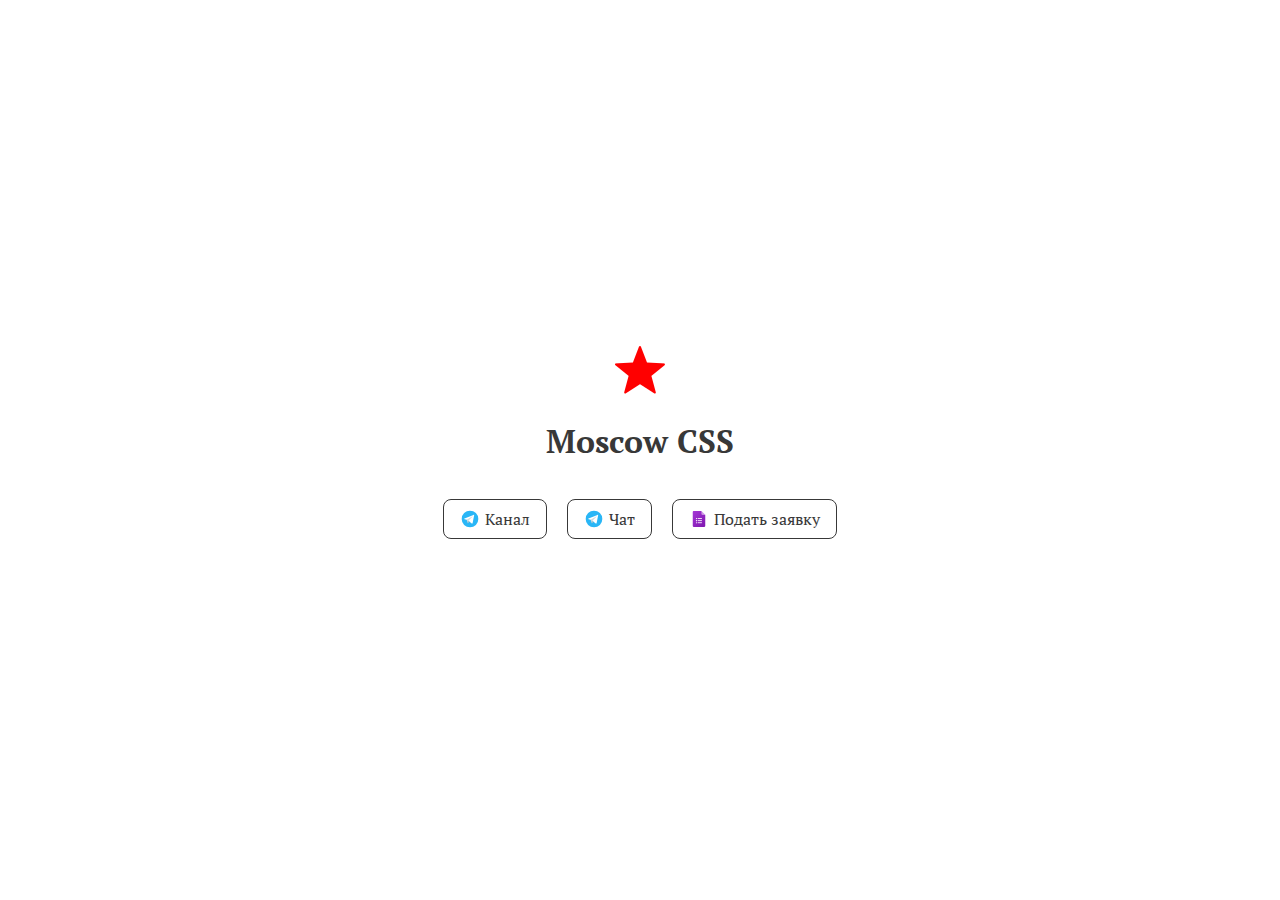
<file: index.html>
<!DOCTYPE html>
<html lang="en">

<head>
  <meta charset="UTF-8" />
  <meta name="viewport" content="width=device-width, initial-scale=1.0" />
  <title>Moscow CSS</title>
  <link rel="icon" href="https://css.moscow/favicon.ico" type="image/x-icon">
  <link rel="preconnect" href="https://fonts.googleapis.com" />
  <link rel="preconnect" href="https://fonts.gstatic.com" crossorigin />
  <link href="https://fonts.googleapis.com/css2?family=PT+Serif:ital,wght@0,400;0,700;1,400;1,700&display=swap"
    rel="stylesheet" />
  <style>
    * {
      --grey: rgb(56, 56, 56);
    }

    .pt-serif-regular {
      font-family: "PT Serif", serif;
      font-weight: 400;
      font-style: normal;
    }

    .pt-serif-bold {
      font-family: "PT Serif", serif;
      font-weight: 700;
      font-style: normal;
    }

    body {
      background: white;
      color: var(--grey);
      min-height: 100dvh;
      margin: 0;
      padding: 0;
      box-sizing: border-box;
    }

    .flex {
      display: flex;
    }

    .align-center {
      align-items: center;
    }

    .gap-5 {
      gap: 5px;
    }

    .gap-20 {
      gap: 20px;
    }

    .list {
      list-style-type: none;
      padding-inline-start: 0;
    }

    .center-content {
      flex-direction: column;
      justify-content: center;
      align-items: center;
    }

    .btn {
      text-decoration: none;
      padding: 0.5em 1em;
      border: 1px solid var(--grey);
      border-radius: 0.5em;
      color: var(--grey);
    }

    .btn:hover {
      filter: grayscale(1);
    }

    @media screen and (prefers-color-scheme: dark) {
      body {
        background: var(--grey);
        color: white;
      }

      .btn {
        border: 1px solid white;
        color: white;
      }
    }
  </style>
</head>

<body class="flex center-content">
  <div>
    <div class="flex center-content">
      <picture>
        <source srcset="./star@2x.png 2x, ./star.png 1x" />
        <img src="./star.png" alt="" width="50" height="50" />
      </picture>
      <h1 class="pt-serif-bold">Moscow CSS</h1>
    </div>
    <ul class="flex gap-20 list pt-serif-regular">
      <li>
        <a href="https://t.me/moscowcss" class="flex gap-5 align-center btn" target="_blank"
          rel="noopener noreferrer"><img src="./telegram.svg" alt="Телеграм " width="20" height="20" />Канал</a>
      </li>
      <li>
        <a href="https://t.me/moscowcss_chat" class="flex gap-5 align-center btn" target="_blank"
          rel="noopener noreferrer"><img src="./telegram.svg" alt="Телеграм " width="20" height="20" />Чат</a>
      </li>
      <li>
        <a href="http://clc.to/moscowcss_cfp" class="flex gap-5 align-center btn" target="_blank"
          rel="noopener noreferrer"><img src="./google-forms.svg" alt="Гугл формы " width="20" height="20" />Подать
          заявку</a>
      </li>
    </ul>
  </div>
</body>

</html>
</file>
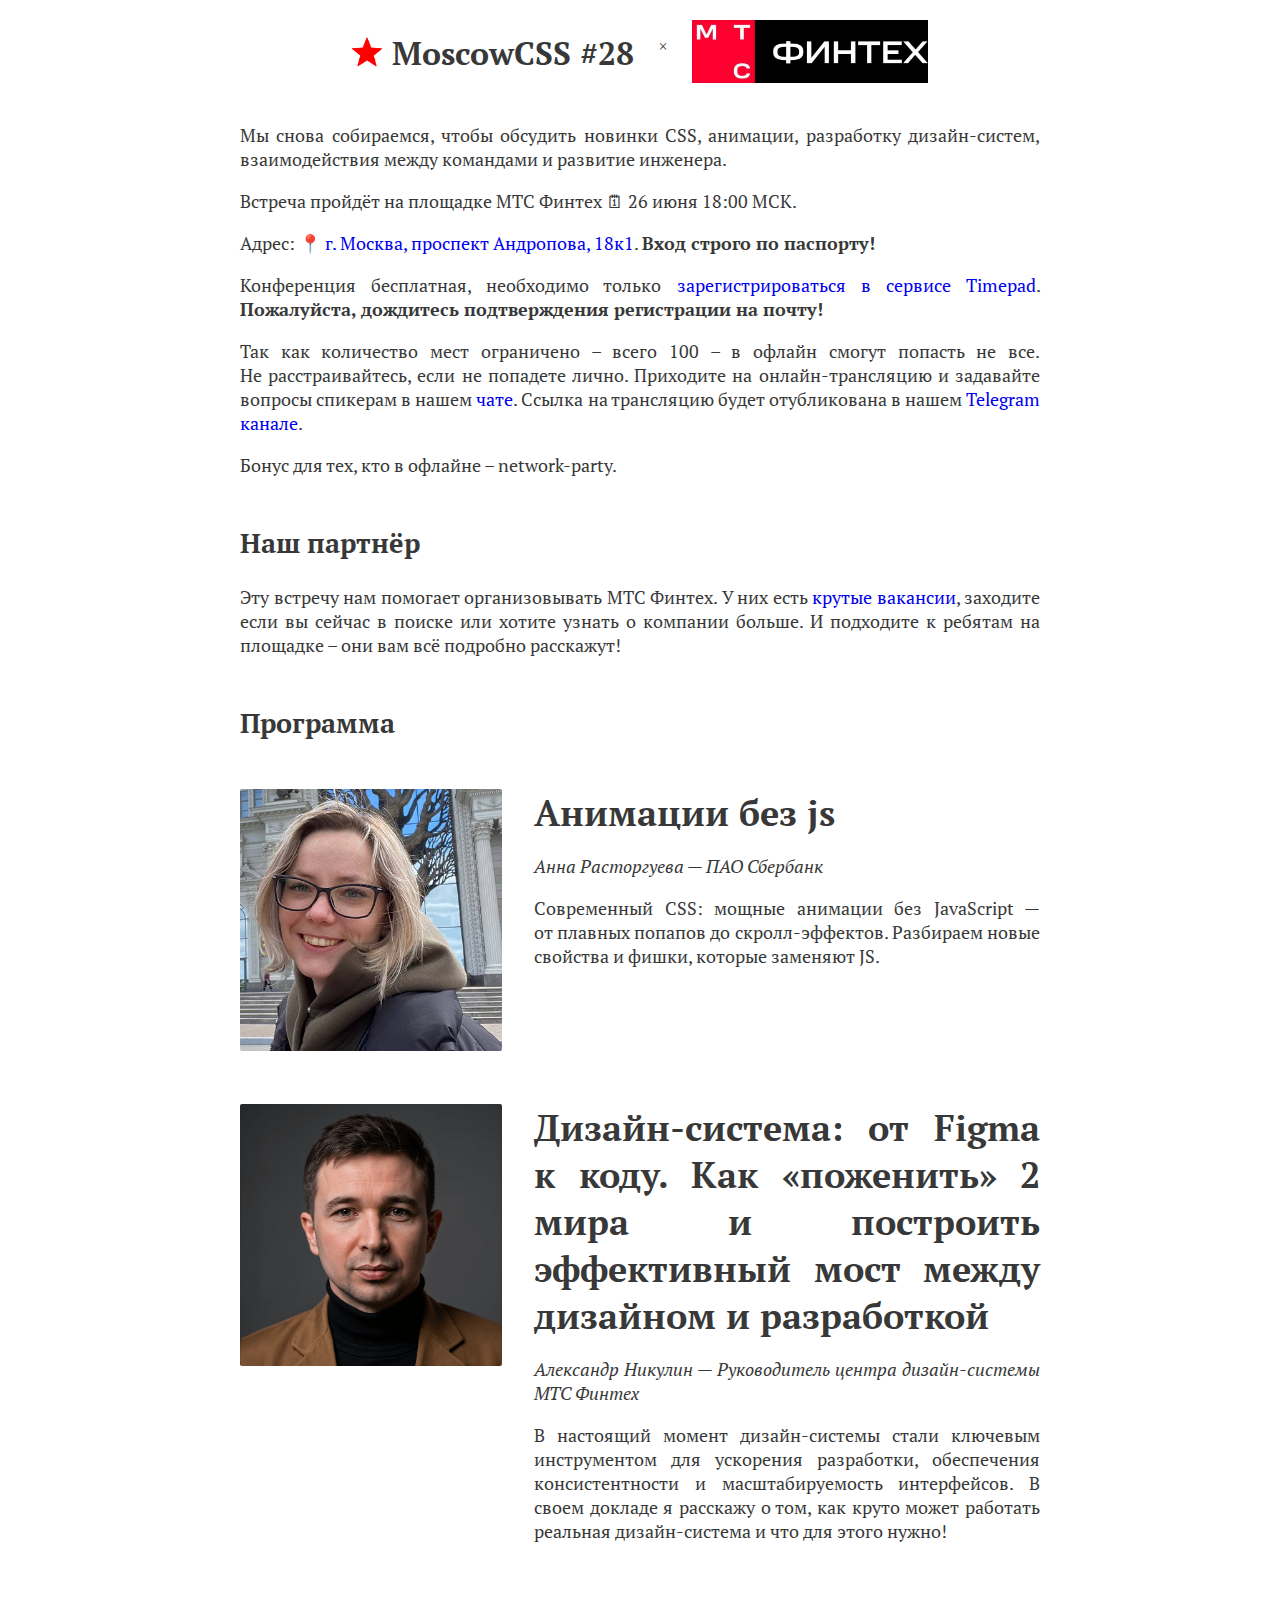
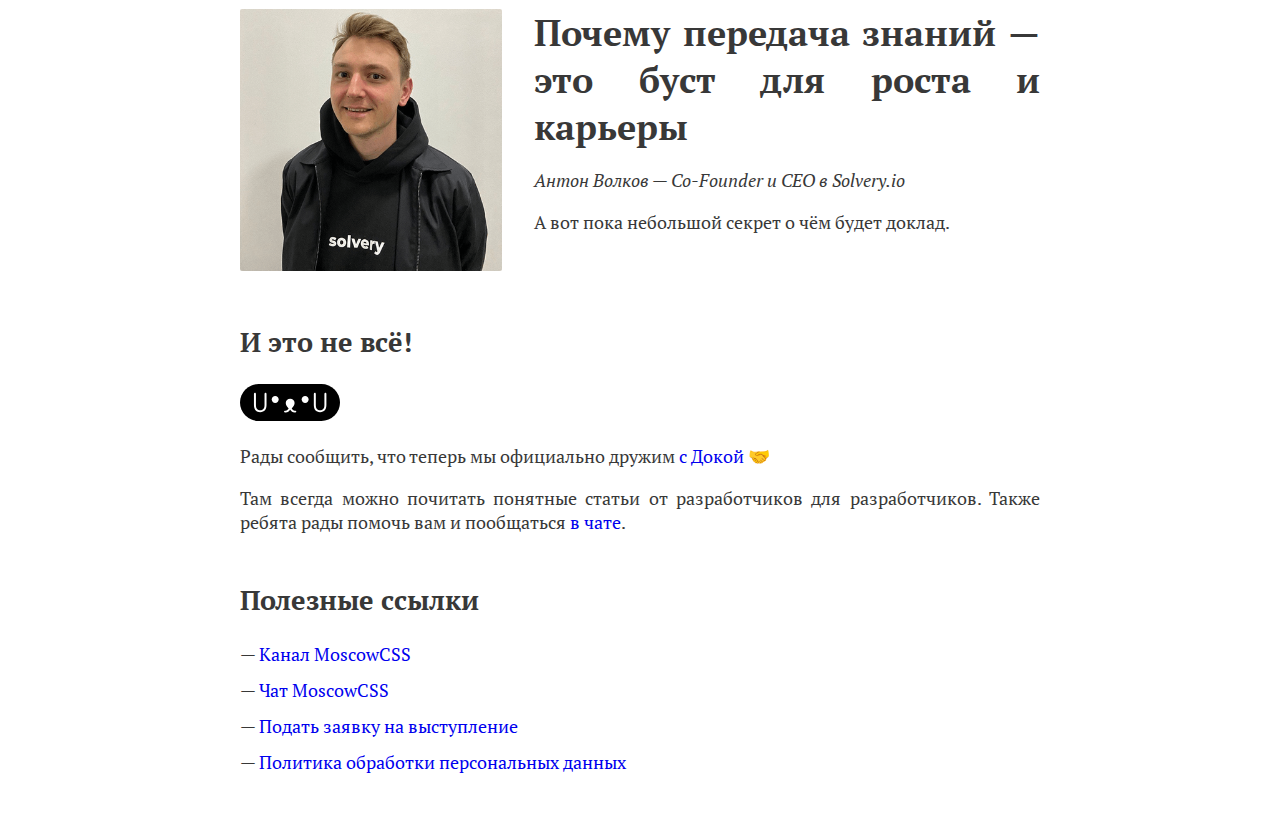
<file: 28.html>
<!DOCTYPE html>
<html lang="en">
<head>
    <meta charset="UTF-8">
    <meta name="viewport" content="width=device-width, initial-scale=1.0">
    <title>MoscowCSS #28 X МТС Финтех</title>
    <link rel="icon" href="https://css.moscow/favicon.ico" type="image/x-icon">
    <link rel="preconnect" href="https://fonts.googleapis.com" />
    <link rel="preconnect" href="https://fonts.gstatic.com" crossorigin />
    <link href="https://fonts.googleapis.com/css2?family=PT+Serif:ital,wght@0,400;0,700;1,400;1,700&display=swap"
    rel="stylesheet" />
    <style>
    * {
        --grey: rgb(56, 56, 56);
    }

    a {
      text-decoration: none;
    }

    h2 {
      margin: 48px 0 24px;
    }

    .pt-serif-regular {
        font-family: "PT Serif", serif;
        font-weight: 400;
        font-style: normal;
        font-size: 18px;
    }

    .paragraphs {
      margin: 36px 0;
      text-align: justify;
    }

    .pt-serif-bold {
        font-family: "PT Serif", serif;
        font-weight: 700;
        font-style: normal;
    }

    body {
        background: white;
        color: var(--grey);
        min-height: 100dvh;
        margin: 0;
        padding: 0;
        box-sizing: border-box;
    }

    .flex {
        display: flex;
    }

    .center-content {
        flex-direction: column;
        justify-content: center;
        align-items: center;
    }

    .content {
        margin: 20px 0;
        padding: 0 12px;
        max-width: 800px;
    }

    .logos {
      display: flex;
      flex-direction: column;
      justify-content: center;
      align-items: center;
      gap: 12px;
    }

    .logo h1 {
      margin: 0;
    }

    .cross:after {
      display: block;
      content: "\00d7";
      margin: 0 4px 12px 0;
    }

    h1 {
      margin: 12px 0;
    }

    .list-undecorated {
        list-style-type: none;
        padding-inline-start: 0;
    }

    .speaker {
      display: flex;
      flex-direction: column;
      gap: 32px;
      margin: 48px 0;
    }

    .speaker img {
      width: 262px;
      height: 262px;
      object-fit: cover;
      border-radius: 2px;
    }

    .speaker h1 {
      margin-top: 0;
    }

    .links {
      list-style-type: none;
      padding: 0;
    }

    .links li {
      margin-bottom: 12px;
    }

    .links li:before {
      content: "—";
      text-indent: -5px;
    }

    @media screen and (min-width: 768px) {
      .logos {
        flex-direction: row;
        gap: 24px;
      }

      .speaker {
        flex-direction: row;
      }

      .cross:after {
        margin: 0 0 12px;
      }
    }

    @media screen and (prefers-color-scheme: dark) {
        body {
        background: var(--grey);
        color: white;
        }
        a {
            color: #f7d13b;
        }
    }
    </style>
</head>
<body class="flex center-content">
  <div class="content">
    <div class="logos">
      <div class="logo flex">
        <picture>
          <source srcset="./star@2x.png 2x, ./star.png 1x" />
          <img src="./star.png" alt="" width="30" height="30" style="margin: 5px 10px 0 0;" />
        </picture>
        <h1 class="pt-serif-bold">MoscowCSS #28</h1>
      </div>
      <div class="cross"></div>
      <div class="logo">
        <picture>
          <source srcset="./partners/mts-fintech@2x.jpg 2x, ./partners/mts-fintech.jpg 1x" />
          <img src="./partners/mts-fintech.jpg" alt="МТС Финтех" width="236"/>
        </picture>
      </div>
    </div>
    <div class="paragraphs pt-serif-regular">
        <p>
            Мы снова собираемся, чтобы обсудить новинки CSS, анимации, разработку дизайн-систем, взаимодействия между командами и&nbsp;развитие инженера.
        </p>
        <p>
            Встреча пройдёт на&nbsp;площадке МТС Финтех 🗓 <time datetime="2025-06-26T18:00:00+03:00">26 июня 18:00 МСК</time>.
        </p>
        <p>Адрес: <a href="https://yandex.ru/maps/-/CHWsQL5R" target="_blank" rel="nofollow noreferrer">📍 г. Москва, проспект Андропова, 18к1</a>. <strong>Вход строго по&nbsp;паспорту!</strong></p>
        <p>​​​Конференция бесплатная, необходимо только <a href="https://moscowcss.timepad.ru/event/3422244/" target="_blank" rel="nofollow noreferrer">зарегистрироваться в сервисе Timepad</a>. <strong>Пожалуйста, дождитесь подтверждения регистрации на почту!</strong></p>
        <p>Так&nbsp;как количество мест ограничено – всего 100 – в&nbsp;офлайн смогут попасть не&nbsp;все. Не&nbsp;расстраивайтесь, если не&nbsp;попадете лично. Приходите на онлайн-трансляцию и задавайте вопросы спикерам в&nbsp;нашем <a href="https://t.me/moscowcss_chat" target="_blank" rel="noopener noreferrer">чате</a>. Ссылка на трансляцию будет отубликована в нашем <a href="https://t.me/moscowcss" target="_blank" rel="noopener noreferrer">Telegram канале</a>.</p>
        <p>Бонус для тех, кто в&nbsp;офлайне – network-party.</p>
        <h2>Наш партнёр</h2>
        <p>
          Эту встречу нам помогает организовывать МТС Финтех. У них есть <a href="https://job.mtsbank.ru/it?utm_source=moscowcss_&utm_medium=land_&utm_campaign=css" target="_blank">крутые вакансии</a>, заходите если вы сейчас в поиске или хотите узнать о&nbsp;компании больше. И подходите к ребятам на площадке – они вам всё подробно расскажут!
        </p>
        <h2>Программа</h2>
        <ol class="list-undecorated">
            <li>
                <article class="speaker">
                  <div>
                    <picture>
                        <source srcset="./speakers/anna-rastorgueva@2x.png 2x, ./speakers/anna-rastorgueva.png 1x" />
                        <img src="./speakers/anna-rastorgueva.png" alt="" />
                    </picture>
                  </div>
                    <div>
                      <h1>Анимации без js</h1>
                      <p><i>Анна Расторгуева — ПАО Сбербанк</i></p>
                      <p>Современный CSS: мощные анимации без JavaScript — от&nbsp;плавных попапов до&nbsp;скролл-эффектов. Разбираем новые свойства и&nbsp;фишки, которые заменяют JS.</p>
                    </div>
                </article>
            </li>
            <li>
                <article class="speaker">
                  <div>
                    <picture>
                        <source srcset="./speakers/alexander-nikulin@2x.png 2x, ./speakers/alexander-nikulin.png 1x" />
                        <img src="./speakers/alexander-nikulin.png" alt="" />
                    </picture>
                  </div>
                    <div>
                        <h1>Дизайн-система: от&nbsp;Figma к&nbsp;коду. Как «поженить» 2 мира и&nbsp;построить эффективный мост между дизайном и&nbsp;разработкой</h1>
                        <p><i>Александр Никулин — Руководитель центра дизайн-системы МТС Финтех</i></p>
                        <p>В настоящий момент дизайн-системы стали ключевым инструментом для ускорения разработки, обеспечения консистентности и&nbsp;масштабируемость интерфейсов. В своем докладе я&nbsp;расскажу о&nbsp;том, как круто может работать реальная дизайн-система и&nbsp;что для&nbsp;этого нужно! </p>
                    </div>
                </article>
            </li>
            <li>
                <article class="speaker">
                  <div>
                    <picture>
                        <source srcset="./speakers/anton-volkov@2x.png 2x, ./speakers/anton-volkov.png 1x" />
                        <img src="./speakers/anton-volkov.png" alt="" />
                    </picture>
                  </div>
                    <div>
                        <h1>Почему передача знаний — это буст для роста и карьеры</h1>
                        <p><i>Антон Волков — Co-Founder и&nbsp;CEO в&nbsp;Solvery.io</i></p>
                        <p>А вот пока небольшой секрет о&nbsp;чём будет доклад.</p>
                    </div>
                </article>
            </li>
        </ol>
        <h2>И это не всё!</h2>
        <picture>
            <source srcset="./partners/doka-on-dark.svg" media="(prefers-color-scheme: dark)">
            <img src="./partners/doka-on-white.svg" alt="" style="max-width: 100px;" />
        </picture>
        <p>Рады сообщить, что теперь мы&nbsp;официально дружим <a href="https://doka.guide/?utm_source=moscowcss&utm_medium=page&utm_content=anounce28" target="_blank" rel="nofollow noreferrer">с Докой</a> 🤝</p>
        <p>Там всегда можно почитать понятные статьи от&nbsp;разработчиков для разработчиков. Также ребята рады помочь вам и&nbsp;пообщаться <a href="https://t.me/+SDRqoKfhVbQ3YzAy" target="_blank" rel="nofollow noreferrer">в&nbsp;чате</a>.</p>
        <h2>Полезные ссылки</h2>
        <ul class="links">
            <li>
                <a href="https://t.me/moscowcss" target="_blank"
                rel="noopener noreferrer">Канал MoscowCSS</a>
            </li>
            <li>
                <a href="https://t.me/moscowcss_chat" target="_blank"
                rel="noopener noreferrer">Чат MoscowCSS</a>
            </li>
            <li>
                <a href="https://forms.yandex.ru/u/6821c71a068ff0fd4ec9d30e" target="_blank"
                rel="noopener noreferrer">Подать заявку на выступление</a>
            </li>
            <li>
                <a href="personal-data.html">Политика обработки персональных данных</a>
            </li>
        </ul>
    </div>
  </div>
</body>
</html>
</file>
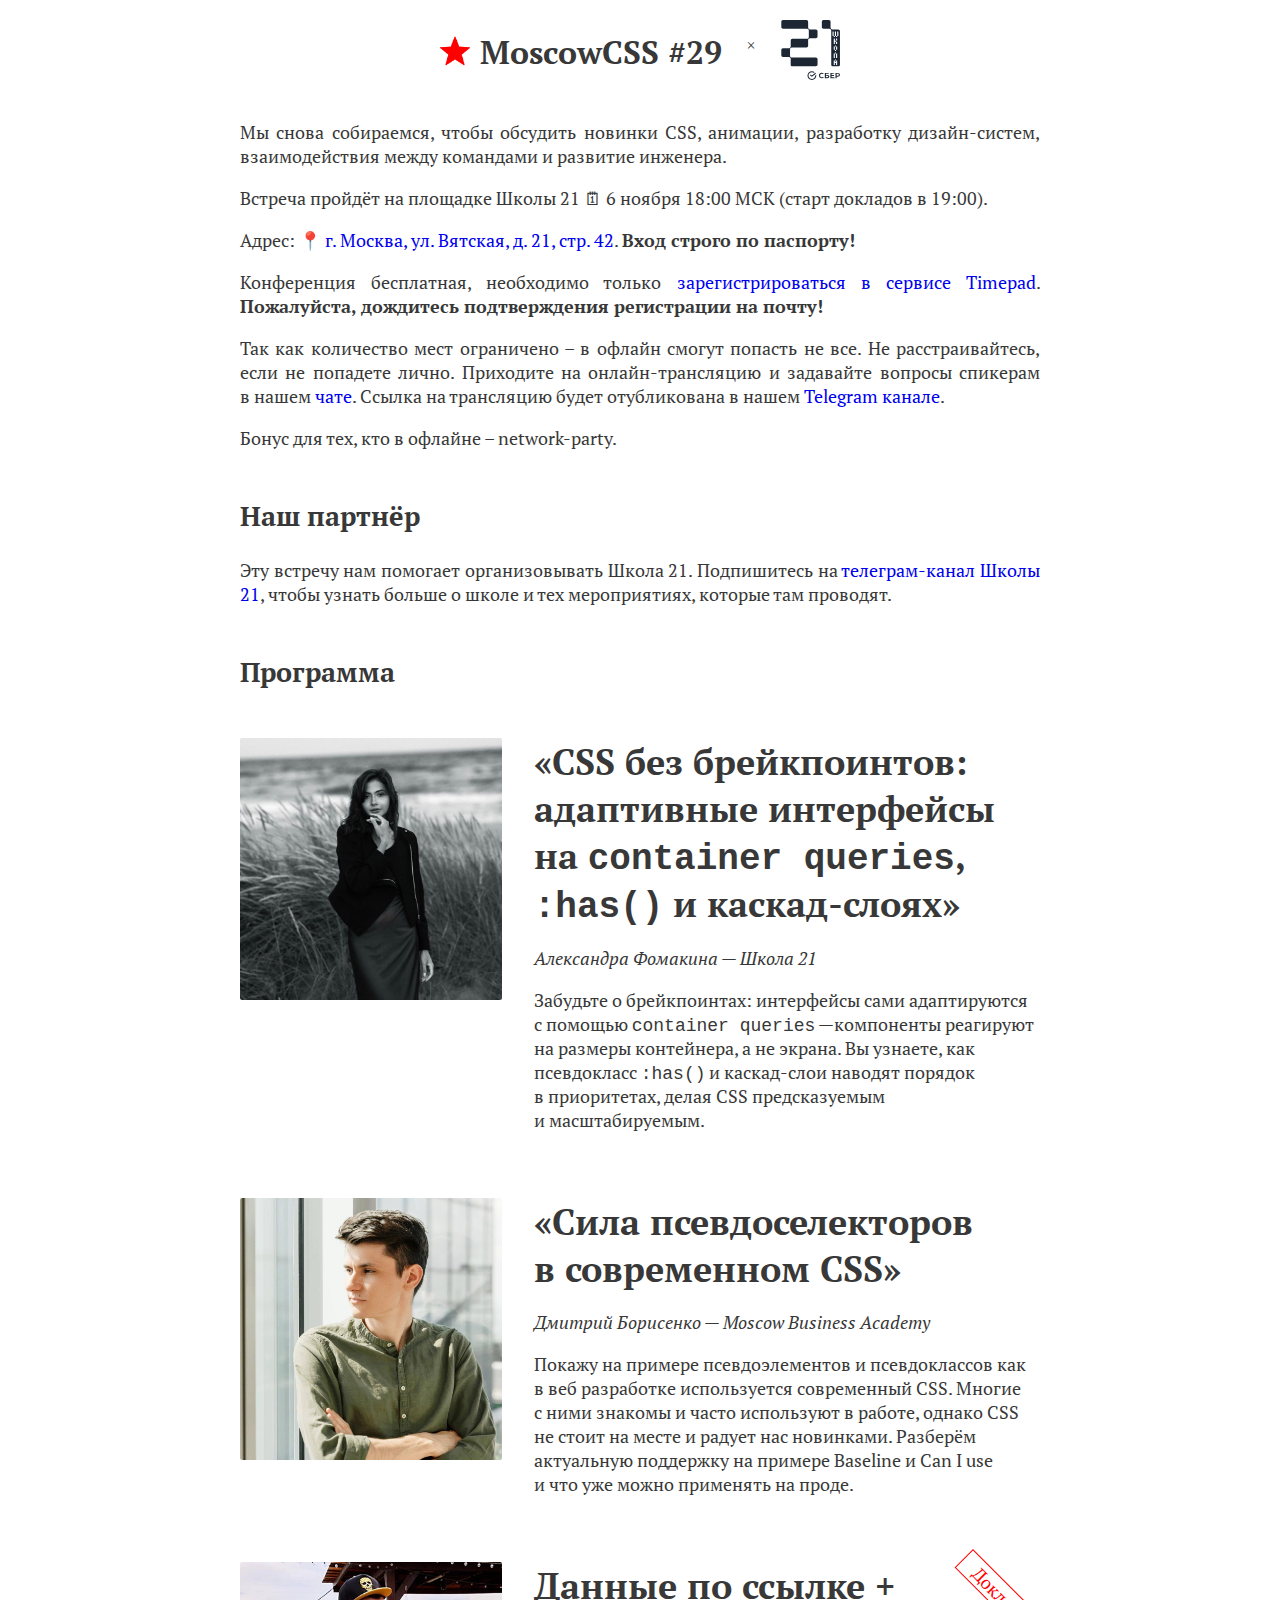
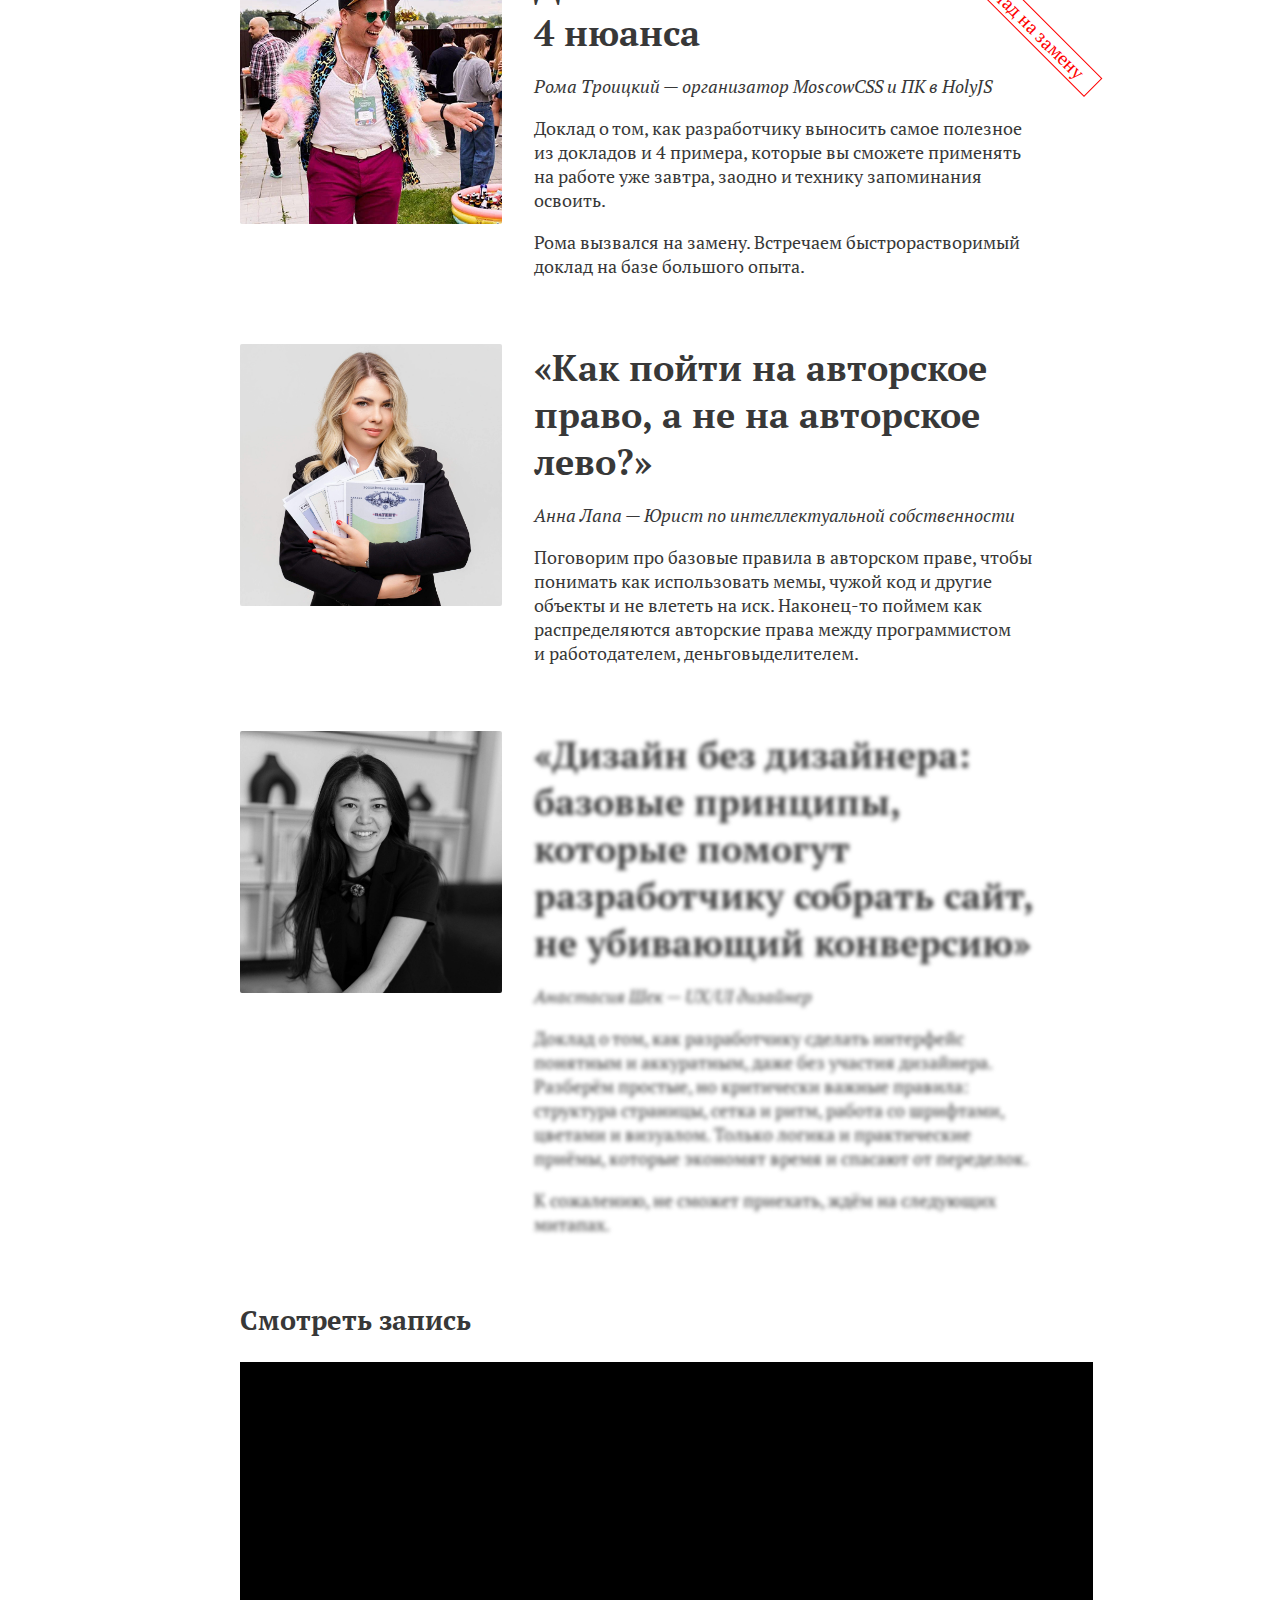
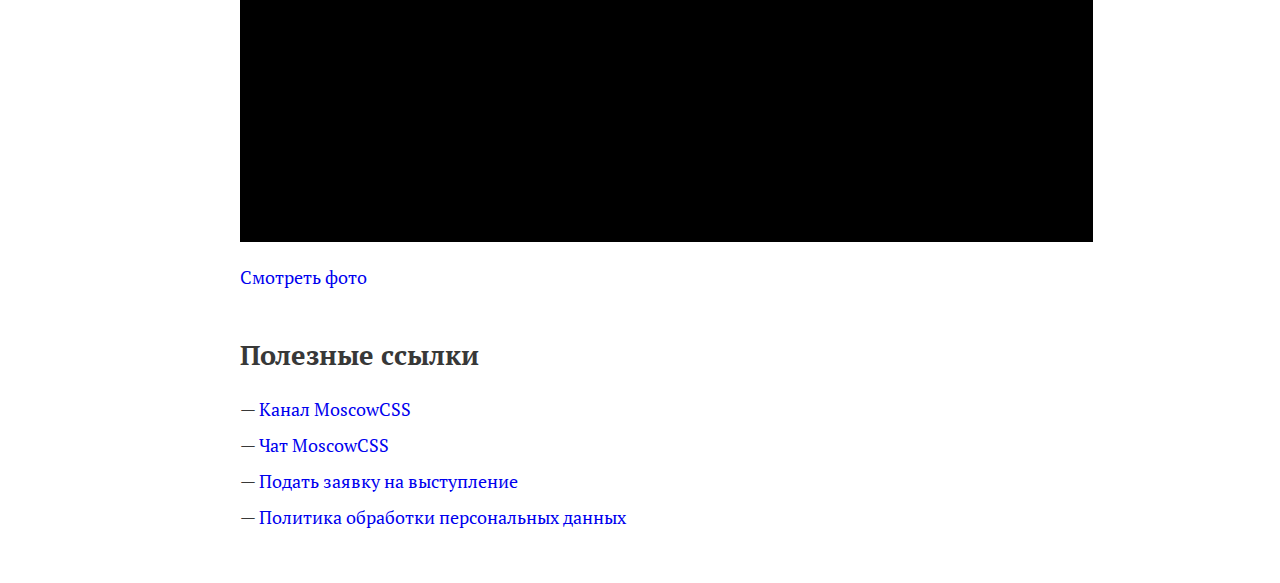
<file: 29.html>
<!DOCTYPE html>
<html lang="en">
<head>
    <meta charset="UTF-8">
    <meta name="viewport" content="width=device-width, initial-scale=1.0">
    <title>MoscowCSS #29 X Школа 21</title>
    <link rel="icon" href="https://css.moscow/favicon.ico" type="image/x-icon">
    <link rel="preconnect" href="https://fonts.googleapis.com" />
    <link rel="preconnect" href="https://fonts.gstatic.com" crossorigin />
    <link href="https://fonts.googleapis.com/css2?family=PT+Serif:ital,wght@0,400;0,700;1,400;1,700&display=swap"
    rel="stylesheet" />
    <link rel="stylesheet" href="./events.css">
</head>
<body class="flex center-content">
  <div class="content">
    <div class="logos">
      <div class="logo flex">
        <picture>
          <source srcset="./star@2x.png 2x, ./star.png 1x" />
          <img src="./star.png" alt="" width="30" height="30" style="margin: 5px 10px 0 0;" />
        </picture>
        <h1 class="pt-serif-bold">MoscowCSS #29</h1>
      </div>
      <div class="cross"></div>
      <div class="logo">
        <picture>
          <source srcset="./partners/scool-21-on-dark.svg" media="(prefers-color-scheme: dark)">
          <img src="./partners/scool-21-on-white.svg" alt="Школа 21" width="60" height="60"/>
        </picture>
      </div>
    </div>
    <div class="paragraphs pt-serif-regular">
        <p>
            Мы снова собираемся, чтобы обсудить новинки CSS, анимации, разработку дизайн-систем, взаимодействия между командами и&nbsp;развитие инженера.
        </p>
        <p>
            Встреча пройдёт на&nbsp;площадке Школы&nbsp;21 🗓 <time datetime="2025-11-06T18:00:00+03:00">6 ноября 18:00 МСК</time> (старт докладов в <time datetime="2025-11-06T19:00:00+03:00">19:00</time>). 
        </p>
        <p>Адрес: <a href="https://yandex.com/maps/-/CLbHMG71" target="_blank" rel="nofollow noreferrer">📍 г. Москва, ул.&nbsp;Вятская, д.&nbsp;21, стр.&nbsp;42</a>. <strong>Вход строго по&nbsp;паспорту!</strong></p>
        <p>​​​Конференция бесплатная, необходимо только <a href="https://moscowcss.timepad.ru/event/3639677/" target="_blank" rel="nofollow noreferrer">зарегистрироваться в сервисе Timepad</a>. <strong>Пожалуйста, дождитесь подтверждения регистрации на почту!</strong></p>
        <p>Так&nbsp;как количество мест ограничено – в&nbsp;офлайн смогут попасть не&nbsp;все. Не&nbsp;расстраивайтесь, если не&nbsp;попадете лично. Приходите на онлайн-трансляцию и задавайте вопросы спикерам в&nbsp;нашем <a href="https://t.me/moscowcss_chat" target="_blank" rel="noopener noreferrer">чате</a>. Ссылка на трансляцию будет отубликована в нашем <a href="https://t.me/moscowcss" target="_blank" rel="noopener noreferrer">Telegram канале</a>.</p>
        <p>Бонус для тех, кто в&nbsp;офлайне – network-party.</p>
        <h2>Наш партнёр</h2>
        <p>
          Эту встречу нам помогает организовывать Школа 21. Подпишитесь на <a href="https://t.me/school21sber" target="_blank" rel="nofollow noreferrer">телеграм-канал Школы 21</a>, чтобы узнать больше о&nbsp;школе и тех мероприятиях, которые там проводят.
        </p>
        <h2>Программа</h2>
        <ol class="list-undecorated text-center">
            <li>
                <article class="speaker">
                    <img src="./speakers/alexandra-fomakina.jpg" alt="" width="262" height="262" />
                    <div>
                     <h1>&laquo;CSS без брейкпоинтов: адаптивные интерфейсы на <code>container queries</code>, <code>:has()</code> и&nbsp;каскад‑слоях&raquo;</h1>
                     <p><i>Александра Фомакина&nbsp;&mdash; Школа 21</i></p>
                     <p>Забудьте о&nbsp;брейкпоинтах: интерфейсы сами адаптируются с&nbsp;помощью <code>container queries</code> &mdash;компоненты реагируют на&nbsp;размеры контейнера, а&nbsp;не&nbsp;экрана. Вы&nbsp;узнаете, как псевдокласс <code>:has()</code> и&nbsp;каскад‑слои наводят порядок в&nbsp;приоритетах, делая CSS предсказуемым и&nbsp;масштабируемым.</p>
                    </div>
                </article>
            </li>
            <li>
                <article class="speaker">
                    <img src="./speakers/dmitry-borisenko.jpg" alt="" width="262" height="262" />
                    <div>
                      <h1>&laquo;Сила псевдоселекторов в&nbsp;современном CSS&raquo;</h1>
                      <p><i>Дмитрий Борисенко&nbsp;&mdash; Moscow Business Academy</i></p>
                      <p>Покажу на&nbsp;примере псевдоэлементов и&nbsp;псевдоклассов как в&nbsp;веб разработке используется современный CSS. Многие с&nbsp;ними знакомы и&nbsp;часто используют в&nbsp;работе, однако CSS не&nbsp;стоит на&nbsp;месте и&nbsp;радует нас новинками. Разберём актуальную поддержку на&nbsp;примере Baseline и&nbsp;Can I&nbsp;use и&nbsp;что уже можно применять на&nbsp;проде.</p>
                    </div>
                </article>
            </li>
            <li>
                <article class="speaker speaker_replacement">
                    <img src="./speakers/troitsky.png" alt="" width="262" height="262" />
                    <div>
                      <h1>Данные по&nbsp;ссылке + 4&nbsp;нюанса</h1>
                      <p><i>Рома Троицкий&nbsp;&mdash; организатор MoscowCSS и&nbsp;ПК в&nbsp;HolyJS</i></p>
                      <p>Доклад о&nbsp;том, как разработчику выносить самое полезное из&nbsp;докладов и&nbsp;4&nbsp;примера, которые вы&nbsp;сможете применять на&nbsp;работе уже завтра, заодно и&nbsp;технику запоминания освоить.</p>
                      <p>Рома вызвался на&nbsp;замену. Встречаем быстрорастворимый доклад на&nbsp;базе большого опыта.</p>
                    </div>
                </article>
            </li>
            <li>
                <article class="speaker">
                    <img src="./speakers/anna-lapa.jpg" alt="" width="262" height="262" />
                    <div>
                      <h1>&laquo;Как пойти на&nbsp;авторское право, а&nbsp;не&nbsp;на&nbsp;авторское лево?&raquo;</h1>
                      <p><i>Анна Лапа&nbsp;&mdash; Юрист по&nbsp;интеллектуальной собственности</i></p>
                      <p>Поговорим про базовые правила в&nbsp;авторском праве, чтобы понимать как использовать мемы, чужой код и&nbsp;другие объекты и&nbsp;не&nbsp;влететь на&nbsp;иск. Наконец-то поймем как распределяются авторские права между программистом и&nbsp;работодателем, деньговыделителем.</p>
                    </div>
                </article>
            </li>
            <li>
                <article class="speaker speaker_recalled">
                    <img src="./speakers/anastasiya-shek.jpg" alt="" width="262" height="262" />
                    <div>
                      <h1>&laquo;Дизайн без дизайнера: базовые принципы, которые помогут разработчику собрать сайт, не&nbsp;убивающий конверсию&raquo;</h1>
                      <p class="unblured"><i>Анастасия Шек&nbsp;&mdash; UX/UI дизайнер</i></p>
                      <p>Доклад о&nbsp;том, как разработчику сделать интерфейс понятным и&nbsp;аккуратным, даже без участия дизайнера. Разберём простые, но&nbsp;критически важные правила: структура страницы, сетка и&nbsp;ритм, работа со&nbsp;шрифтами, цветами и&nbsp;визуалом. Только логика и&nbsp;практические приёмы, которые экономят время и&nbsp;спасают от&nbsp;переделок.</p>
                      <p class="unblured">К&nbsp;сожалению, не&nbsp;сможет приехать, ждём на&nbsp;следующих митапах.</p>
                    </div>
                </article>
            </li>
        </ol>
        <h2>Смотреть запись</h2>
        <iframe src="https://vkvideo.ru/video_ext.php?oid=-167479002&id=456239487" width="853" height="480" style="background-color: #000" allow="autoplay; encrypted-media; fullscreen; picture-in-picture; screen-wake-lock;" frameborder="0" allowfullscreen></iframe>
        <p><a href="https://disk.360.yandex.ru/d/sUKej5zC0OyjYg" target="_blank" rel="noopener noreferrer">Смотреть фото</a></p>
        <h2>Полезные ссылки</h2>
        <ul class="links">
            <li>
                <a href="https://t.me/moscowcss" target="_blank"
                rel="noopener noreferrer">Канал MoscowCSS</a>
            </li>
            <li>
                <a href="https://t.me/moscowcss_chat" target="_blank"
                rel="noopener noreferrer">Чат MoscowCSS</a>
            </li>
            <li>
                <a href="https://forms.yandex.ru/u/6821c71a068ff0fd4ec9d30e" target="_blank"
                rel="noopener noreferrer">Подать заявку на выступление</a>
            </li>
            <li>
                <a href="personal-data.html">Политика обработки персональных данных</a>
            </li>
        </ul>
    </div>
  </div>
</body>
</html>
</file>
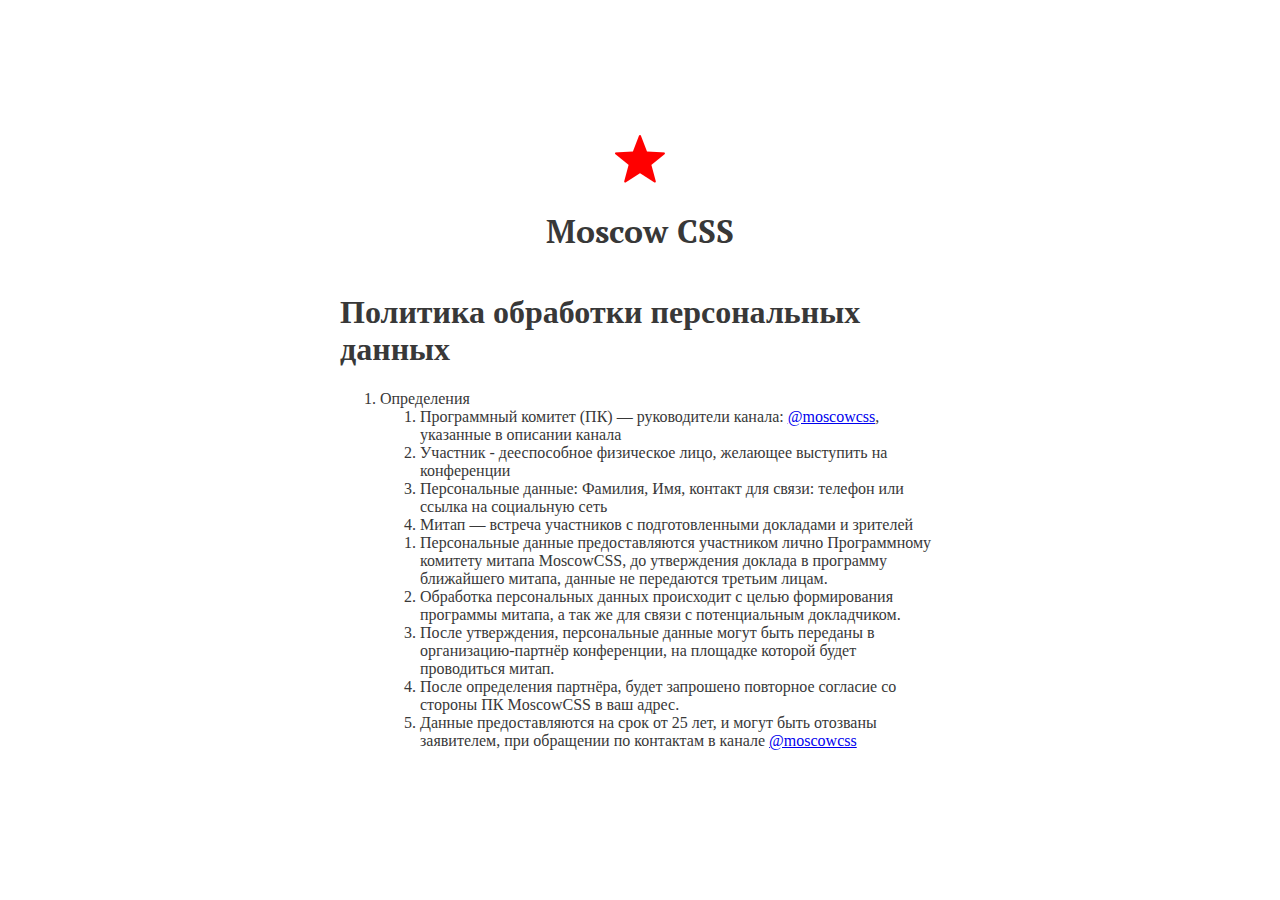
<file: personal-data.html>
<!DOCTYPE html>
<html lang="en">

<head>
  <meta charset="UTF-8" />
  <meta name="viewport" content="width=device-width, initial-scale=1.0" />
  <title>Moscow CSS</title>
  <link rel="icon" href="https://css.moscow/favicon.ico" type="image/x-icon">
  <link rel="preconnect" href="https://fonts.googleapis.com" />
  <link rel="preconnect" href="https://fonts.gstatic.com" crossorigin />
  <link href="https://fonts.googleapis.com/css2?family=PT+Serif:ital,wght@0,400;0,700;1,400;1,700&display=swap"
    rel="stylesheet" />
  <style>
    * {
      --grey: rgb(56, 56, 56);
    }

    .pt-serif-regular {
      font-family: "PT Serif", serif;
      font-weight: 400;
      font-style: normal;
    }

    .pt-serif-bold {
      font-family: "PT Serif", serif;
      font-weight: 700;
      font-style: normal;
    }

    body {
      background: white;
      color: var(--grey);
      min-height: 100dvh;
      margin: 0;
      padding: 0;
      box-sizing: border-box;
    }

    .flex {
      display: flex;
    }

    .center-content {
      flex-direction: column;
      justify-content: center;
      align-items: center;
    }

    .content {
        max-width: 600px;
    }

    .h1 {
        display: block;
        font-size: 2em;
        margin-block-start: 0.67em;
        margin-block-end: 0.67em;
        margin-inline-start: 0px;
        margin-inline-end: 0px;
        font-weight: bold;
        unicode-bidi: isolate;
    }

    .p {
        display: block;
        margin-block-start: 1em;
        margin-block-end: 1em;
        margin-inline-start: 0px;
        margin-inline-end: 0px;
        unicode-bidi: isolate;
    }

    @media screen and (prefers-color-scheme: dark) {
      body {
        background: var(--grey);
        color: white;
      }
    }
  </style>
</head>

<body class="flex center-content">
  <div class="content">
    <div class="flex center-content">
      <picture>
        <source srcset="./star@2x.png 2x, ./star.png 1x" />
        <img src="./star.png" alt="" width="50" height="50" />
      </picture>
      <p class="pt-serif-bold h1">Moscow CSS</h1>
    </div>
    <h1>Политика обработки персональных данных</h1>
    <ol>
        <li>Определения</li>
        <ol>
            <li>Программный комитет (ПК) — руководители канала: <a href="https://t.me/moscowcss" target="_blank" rel="noopener noreferrer">@moscowcss</a>, указанные в описании канала</li>
            <li>Участник - дееспособное физическое лицо, желающее выступить на конференции</li>
            <li>Персональные данные: Фамилия, Имя, контакт для связи: телефон или ссылка на социальную сеть</li>
            <li>Митап — встреча участников с подготовленными докладами и зрителей</li>
        </ol>
        <ol>
            <li>Персональные данные предоставляются участником лично Программному комитету митапа MoscowCSS, до утверждения доклада в программу ближайшего митапа, данные не передаются третьим лицам.</li>
            <li>Обработка персональных данных происходит с целью формирования программы митапа, а так же для связи с потенциальным докладчиком.</li>
            <li>После утверждения, персональные данные могут быть переданы в организацию-партнёр конференции, на площадке которой будет проводиться митап.</li>
            <li>После определения партнёра, будет запрошено повторное согласие со стороны ПК MoscowCSS в ваш адрес.</li>
            <li>Данные предоставляются на срок от 25 лет, и могут быть отозваны заявителем, при обращении по контактам в канале <a href="https://t.me/moscowcss" target="_blank" rel="noopener noreferrer">@moscowcss</a></li>
        </ol>
    </ol>
</body>

</html>
</file>
<file: events.css>
* {
    --grey: rgb(56, 56, 56);
}

a {
    text-decoration: none;
}

h2 {
    margin: 48px 0 24px;
}

.pt-serif-regular {
    font-family: "PT Serif", serif;
    font-weight: 400;
    font-style: normal;
    font-size: 18px;
}

.paragraphs {
    margin: 36px 0;
    text-align: justify;
}

.pt-serif-bold {
    font-family: "PT Serif", serif;
    font-weight: 700;
    font-style: normal;
}

body {
    background: white;
    color: var(--grey);
    min-height: 100dvh;
    margin: 0;
    padding: 0;
    box-sizing: border-box;
}

.flex {
    display: flex;
}

.center-content {
    flex-direction: column;
    justify-content: center;
    align-items: center;
}

.content {
    margin: 20px 0;
    padding: 0 12px;
    max-width: 800px;
}

.logos {
    display: flex;
    flex-direction: column;
    justify-content: center;
    align-items: center;
    gap: 12px;
}

.logo h1 {
    margin: 0;
}

.cross:after {
    display: block;
    content: "\00d7";
    margin: 0 4px 12px 0;
}

h1 {
    margin: 12px 0;
}

.list-undecorated {
    list-style-type: none;
    padding-inline-start: 0;
}

.text-center {
    text-align: center;
}

.speaker {
    display: flex;
    flex-direction: column;
    gap: 32px;
    margin: 48px 0;
    text-align: left;
}

.speaker_recalled img {
    filter: grayscale();
}

.speaker_recalled div:not(:hover) {
    filter: blur(2px);
}

.speaker_replacement {
    position: relative;
}

.speaker_replacement::before {
    content: 'Доклад на замену';
    position: absolute;
    top: 3rem;
    right: 0;
    rotate: 45deg;
    border: 1px solid red;
    color: red;
    padding: 0 1rem;
}

.speaker img {
    width: 262px;
    height: 262px;
    object-fit: cover;
    border-radius: 2px;
}

.speaker h1 {
    margin-top: 0;
}

.links {
    list-style-type: none;
    padding: 0;
}

.links li {
    margin-bottom: 12px;
}

.links li:before {
    content: "—";
    text-indent: -5px;
}

.after-replace-icon::after {
    content: '';
    width: 50px;
    height: 50px;
    display: inline-block;
    margin: 0;
    background-image: url(./replace.png);
    background-repeat: no-repeat;
    background-size: contain;
}

@media screen and (min-width: 768px) {
    .logos {
    flex-direction: row;
    gap: 24px;
    }

    .speaker {
    flex-direction: row;
    }

    .cross:after {
    margin: 0 0 12px;
    }

    .speaker_replacement::before {
        right: -5rem;
    }
}

@media screen and (prefers-color-scheme: dark) {
    body {
    background: var(--grey);
    color: white;
    }
    a {
        color: #f7d13b;
    }
}
</file>
